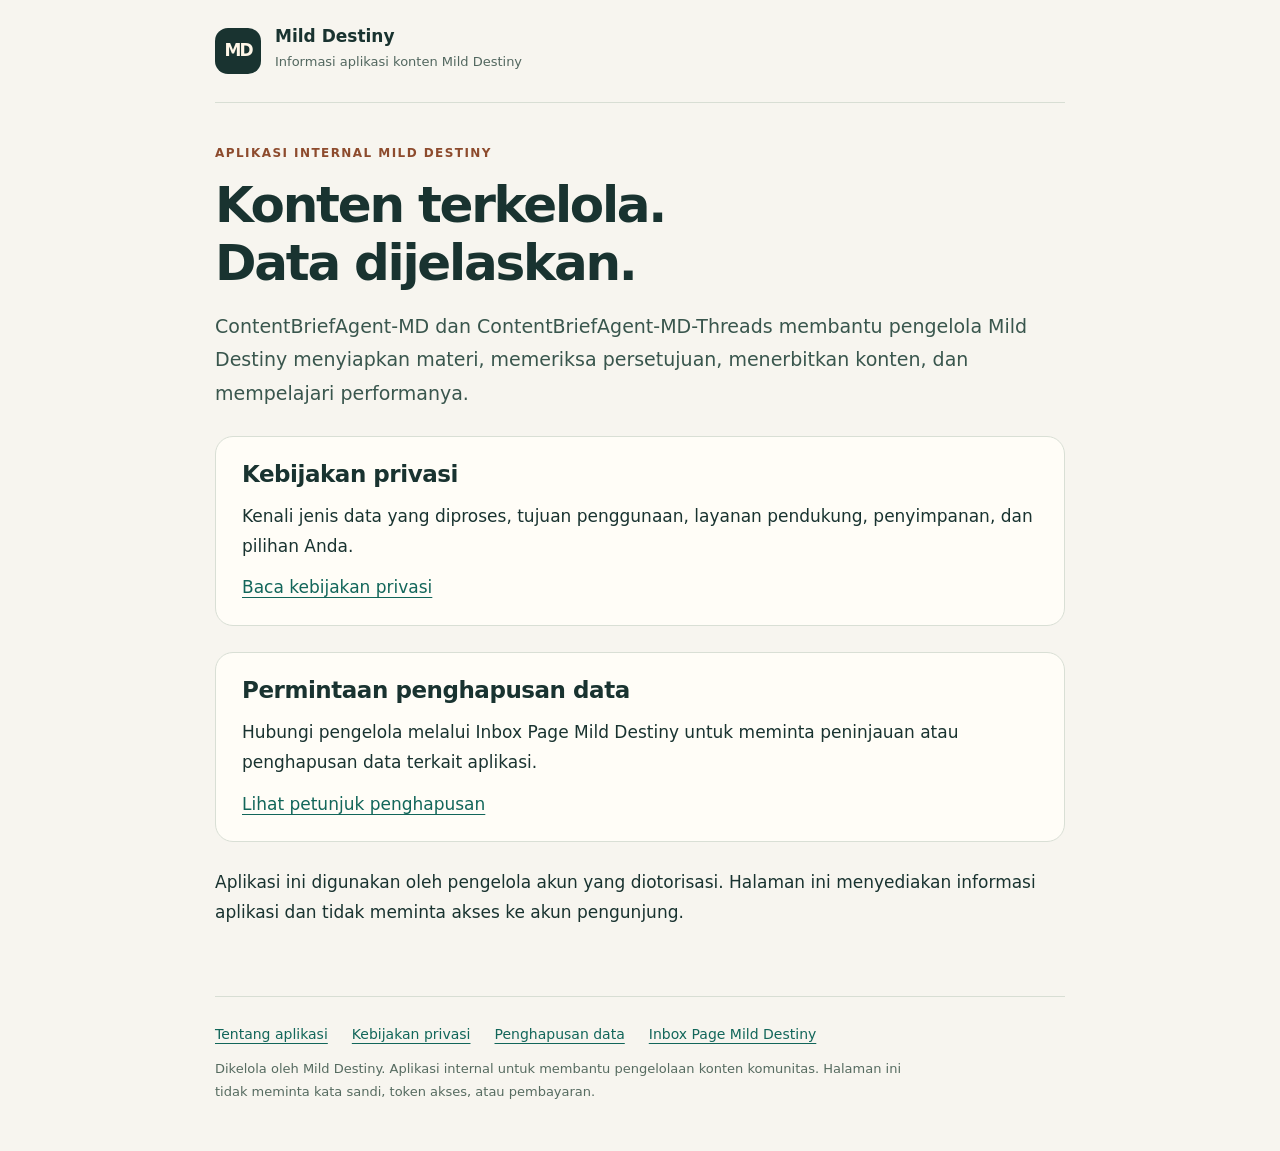
<file: index.html>
<!doctype html>
<html lang="id"><head><meta charset="utf-8"><meta name="viewport" content="width=device-width,initial-scale=1"><meta name="theme-color" content="#193330"><title>Informasi aplikasi | Mild Destiny</title><link rel="stylesheet" href="style.css"></head><body><header><a class="mark" href="index.html" aria-label="Beranda kebijakan Mild Destiny">MD</a><div><strong>Mild Destiny</strong><span>Informasi aplikasi konten Mild Destiny</span></div></header><main><p class="eyebrow">Aplikasi internal Mild Destiny</p><h1>Konten terkelola.<br>Data dijelaskan.</h1><p class="lead">ContentBriefAgent-MD dan ContentBriefAgent-MD-Threads membantu pengelola Mild Destiny menyiapkan materi, memeriksa persetujuan, menerbitkan konten, dan mempelajari performanya.</p><div class="card"><h2>Kebijakan privasi</h2><p>Kenali jenis data yang diproses, tujuan penggunaan, layanan pendukung, penyimpanan, dan pilihan Anda.</p><a href="privacy.html">Baca kebijakan privasi</a></div><div class="card"><h2>Permintaan penghapusan data</h2><p>Hubungi pengelola melalui Inbox Page Mild Destiny untuk meminta peninjauan atau penghapusan data terkait aplikasi.</p><a href="data-deletion.html">Lihat petunjuk penghapusan</a></div><p>Aplikasi ini digunakan oleh pengelola akun yang diotorisasi. Halaman ini menyediakan informasi aplikasi dan tidak meminta akses ke akun pengunjung.</p></main><footer><nav aria-label="Kebijakan aplikasi"><a href="index.html">Tentang aplikasi</a><a href="privacy.html">Kebijakan privasi</a><a href="data-deletion.html">Penghapusan data</a><a href="https://www.facebook.com/milddestinychannel" rel="noopener noreferrer">Inbox Page Mild Destiny</a></nav><p>Dikelola oleh Mild Destiny. Aplikasi internal untuk membantu pengelolaan konten komunitas. Halaman ini tidak meminta kata sandi, token akses, atau pembayaran.</p></footer></body></html>
</file>
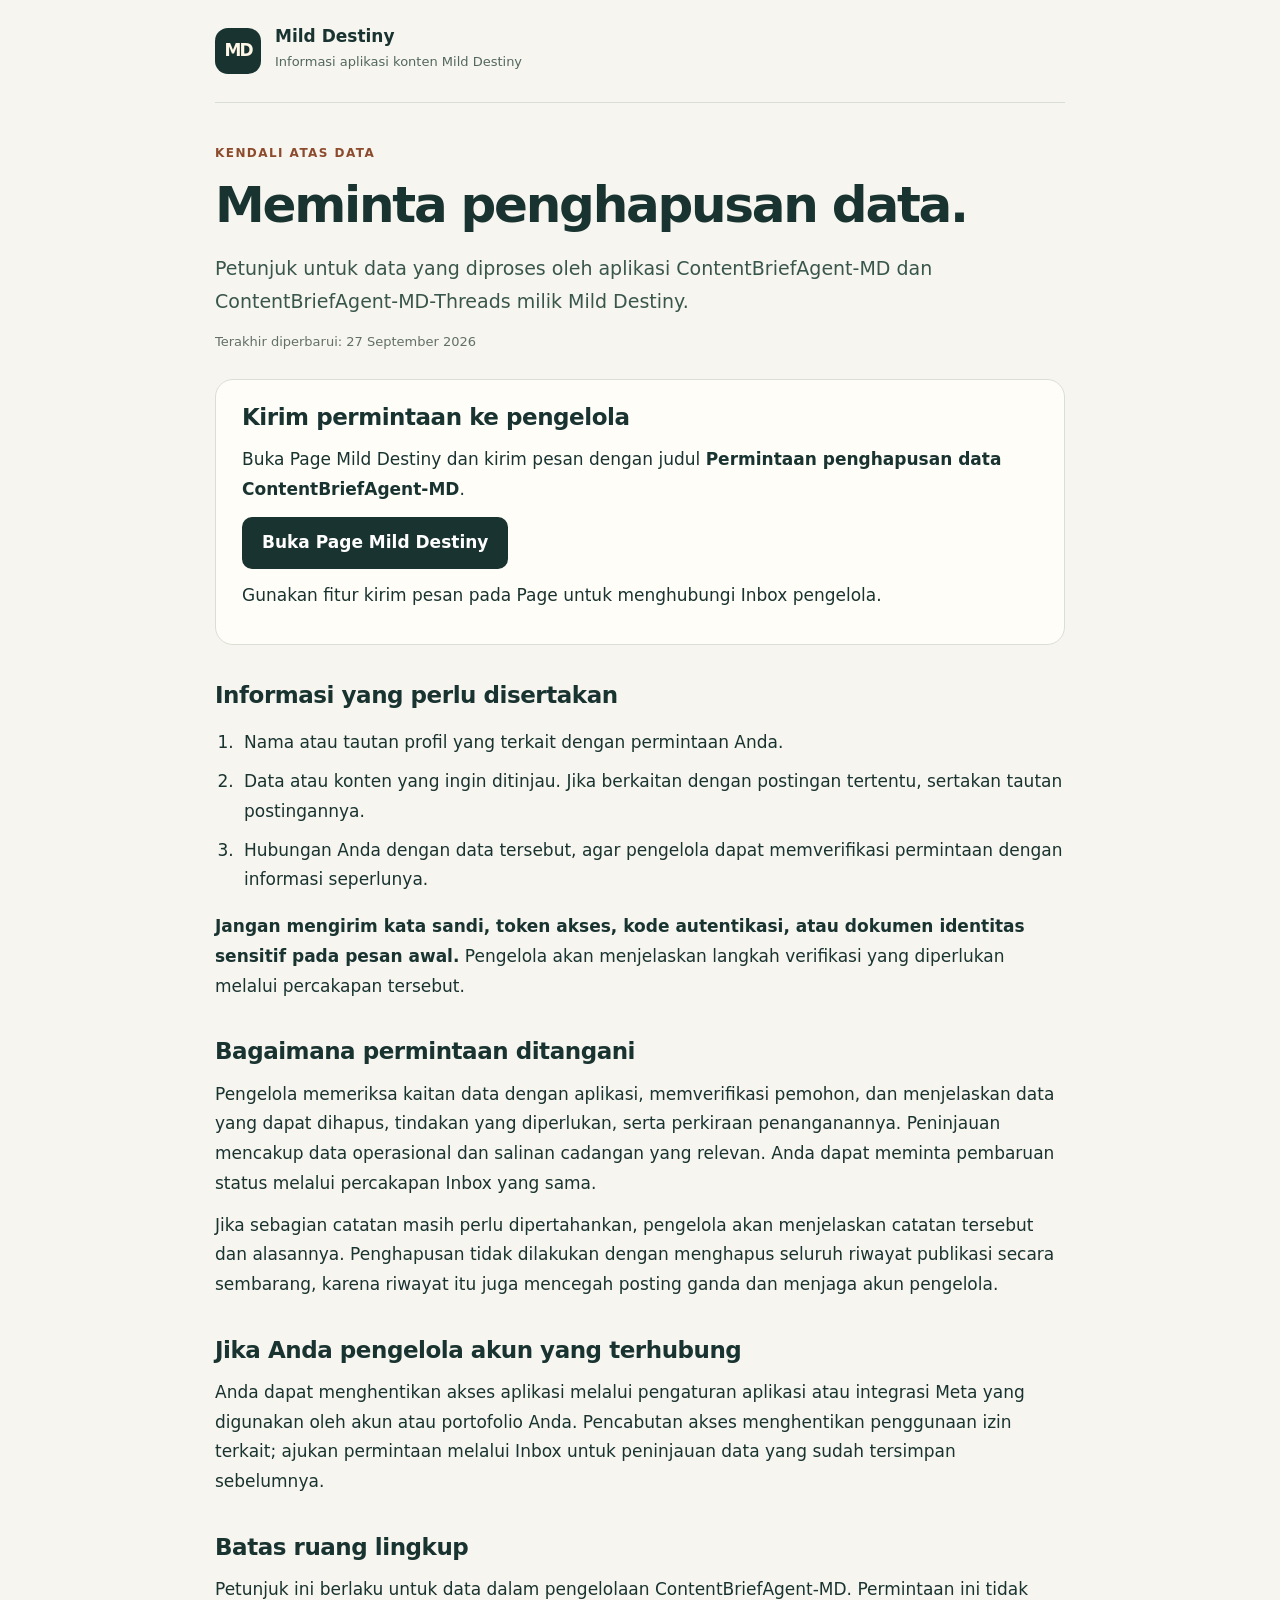
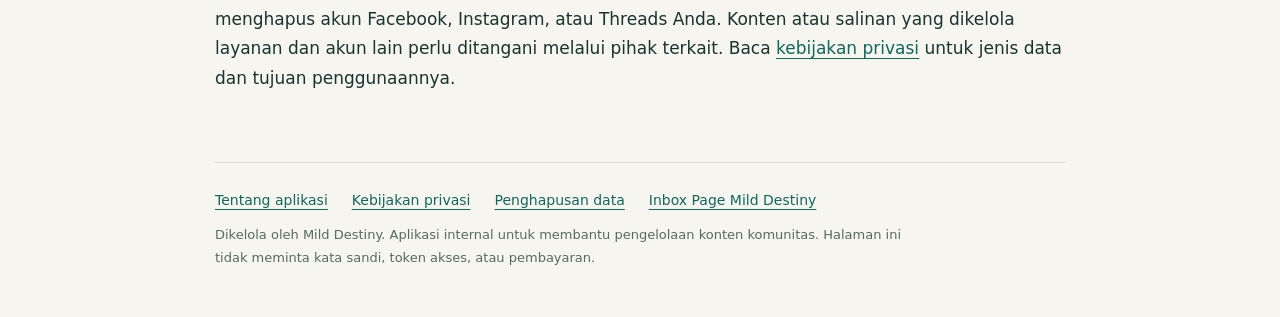
<file: data-deletion.html>
<!doctype html>
<html lang="id"><head><meta charset="utf-8"><meta name="viewport" content="width=device-width,initial-scale=1"><meta name="theme-color" content="#193330"><title>Penghapusan data | Mild Destiny</title><link rel="stylesheet" href="style.css"></head><body><header><a class="mark" href="index.html" aria-label="Beranda kebijakan Mild Destiny">MD</a><div><strong>Mild Destiny</strong><span>Informasi aplikasi konten Mild Destiny</span></div></header><main><p class="eyebrow">Kendali atas data</p><h1>Meminta penghapusan data.</h1><p class="lead">Petunjuk untuk data yang diproses oleh aplikasi ContentBriefAgent-MD dan ContentBriefAgent-MD-Threads milik Mild Destiny.</p><p class="date">Terakhir diperbarui: 27 September 2026</p>
<div class="card"><h2>Kirim permintaan ke pengelola</h2><p>Buka Page Mild Destiny dan kirim pesan dengan judul <strong>Permintaan penghapusan data ContentBriefAgent-MD</strong>.</p><a class="contact" href="https://www.facebook.com/milddestinychannel" rel="noopener noreferrer">Buka Page Mild Destiny</a><p>Gunakan fitur kirim pesan pada Page untuk menghubungi Inbox pengelola.</p></div>
<h2>Informasi yang perlu disertakan</h2><ol><li>Nama atau tautan profil yang terkait dengan permintaan Anda.</li><li>Data atau konten yang ingin ditinjau. Jika berkaitan dengan postingan tertentu, sertakan tautan postingannya.</li><li>Hubungan Anda dengan data tersebut, agar pengelola dapat memverifikasi permintaan dengan informasi seperlunya.</li></ol><p><strong>Jangan mengirim kata sandi, token akses, kode autentikasi, atau dokumen identitas sensitif pada pesan awal.</strong> Pengelola akan menjelaskan langkah verifikasi yang diperlukan melalui percakapan tersebut.</p>
<h2>Bagaimana permintaan ditangani</h2><p>Pengelola memeriksa kaitan data dengan aplikasi, memverifikasi pemohon, dan menjelaskan data yang dapat dihapus, tindakan yang diperlukan, serta perkiraan penanganannya. Peninjauan mencakup data operasional dan salinan cadangan yang relevan. Anda dapat meminta pembaruan status melalui percakapan Inbox yang sama.</p><p>Jika sebagian catatan masih perlu dipertahankan, pengelola akan menjelaskan catatan tersebut dan alasannya. Penghapusan tidak dilakukan dengan menghapus seluruh riwayat publikasi secara sembarang, karena riwayat itu juga mencegah posting ganda dan menjaga akun pengelola.</p>
<h2>Jika Anda pengelola akun yang terhubung</h2><p>Anda dapat menghentikan akses aplikasi melalui pengaturan aplikasi atau integrasi Meta yang digunakan oleh akun atau portofolio Anda. Pencabutan akses menghentikan penggunaan izin terkait; ajukan permintaan melalui Inbox untuk peninjauan data yang sudah tersimpan sebelumnya.</p>
<h2>Batas ruang lingkup</h2><p>Petunjuk ini berlaku untuk data dalam pengelolaan ContentBriefAgent-MD. Permintaan ini tidak menghapus akun Facebook, Instagram, atau Threads Anda. Konten atau salinan yang dikelola layanan dan akun lain perlu ditangani melalui pihak terkait. Baca <a href="privacy.html">kebijakan privasi</a> untuk jenis data dan tujuan penggunaannya.</p></main><footer><nav aria-label="Kebijakan aplikasi"><a href="index.html">Tentang aplikasi</a><a href="privacy.html">Kebijakan privasi</a><a href="data-deletion.html">Penghapusan data</a><a href="https://www.facebook.com/milddestinychannel" rel="noopener noreferrer">Inbox Page Mild Destiny</a></nav><p>Dikelola oleh Mild Destiny. Aplikasi internal untuk membantu pengelolaan konten komunitas. Halaman ini tidak meminta kata sandi, token akses, atau pembayaran.</p></footer></body></html>
</file>
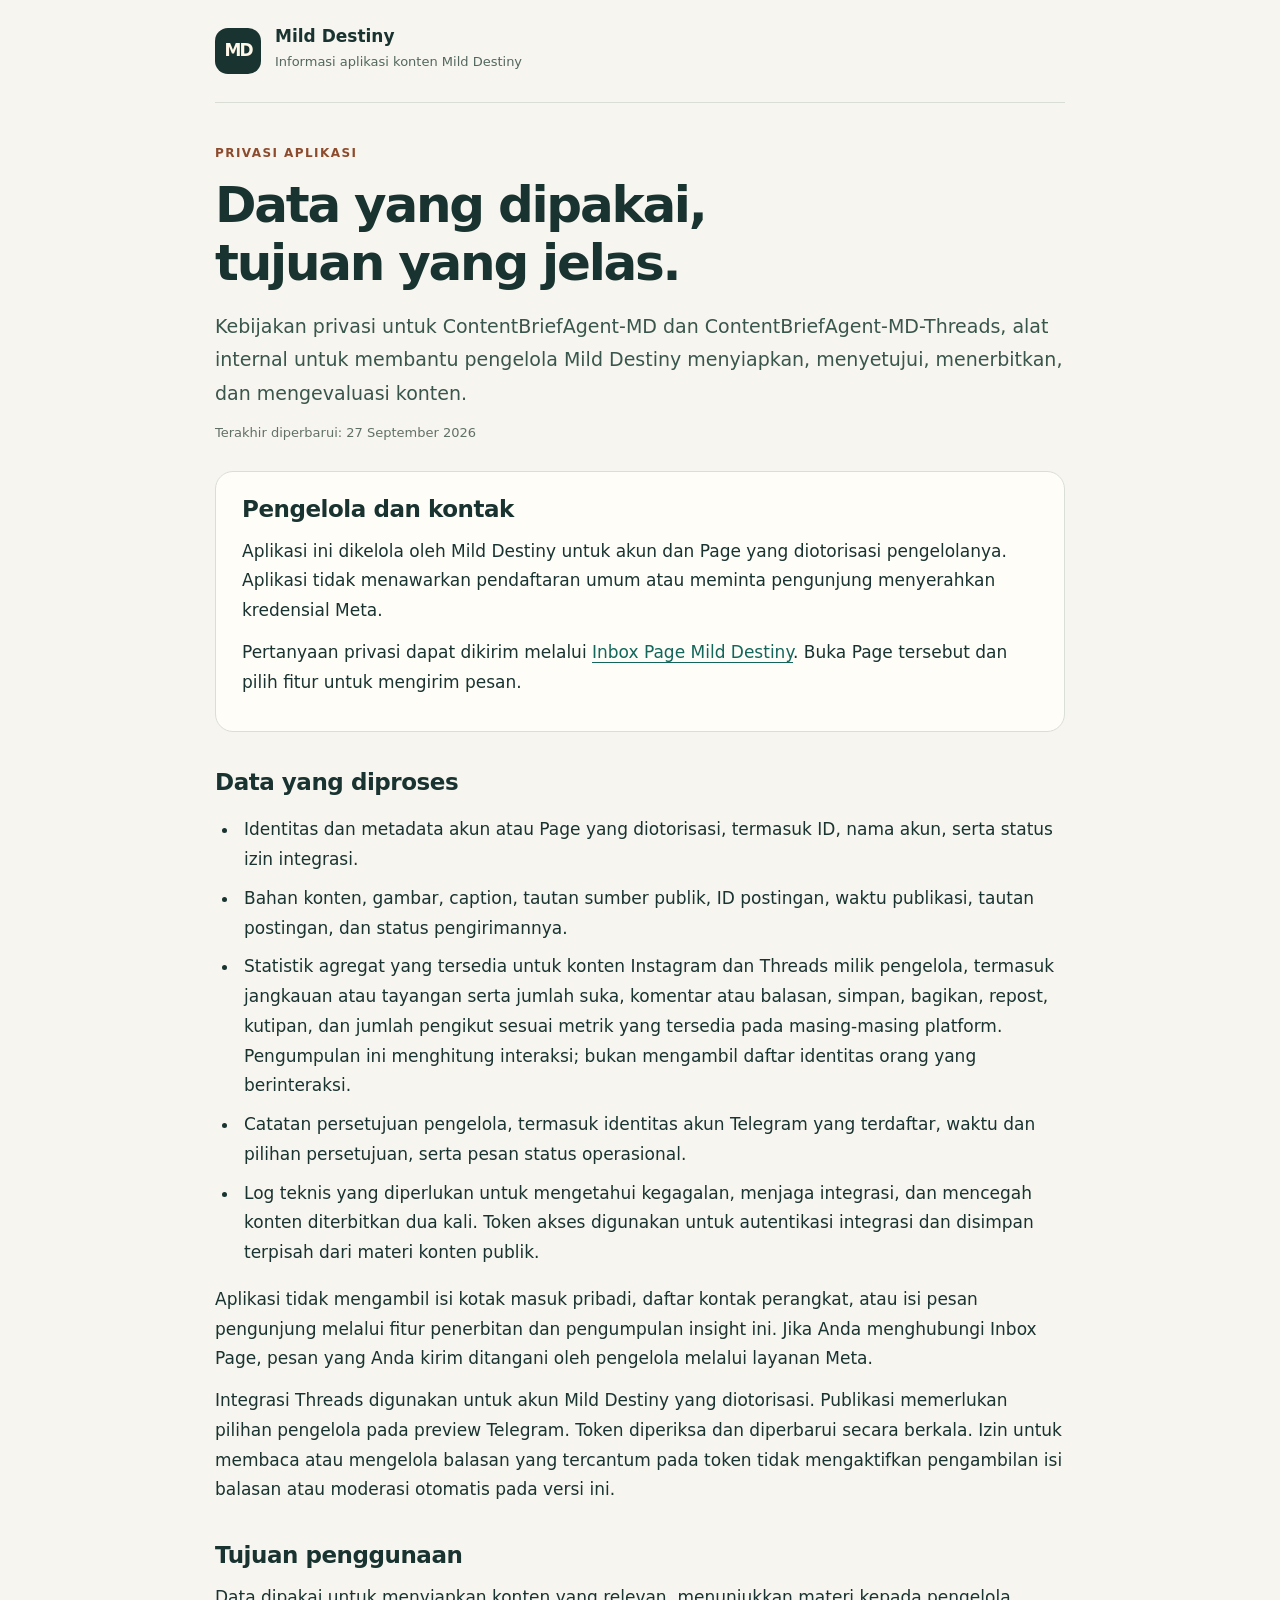
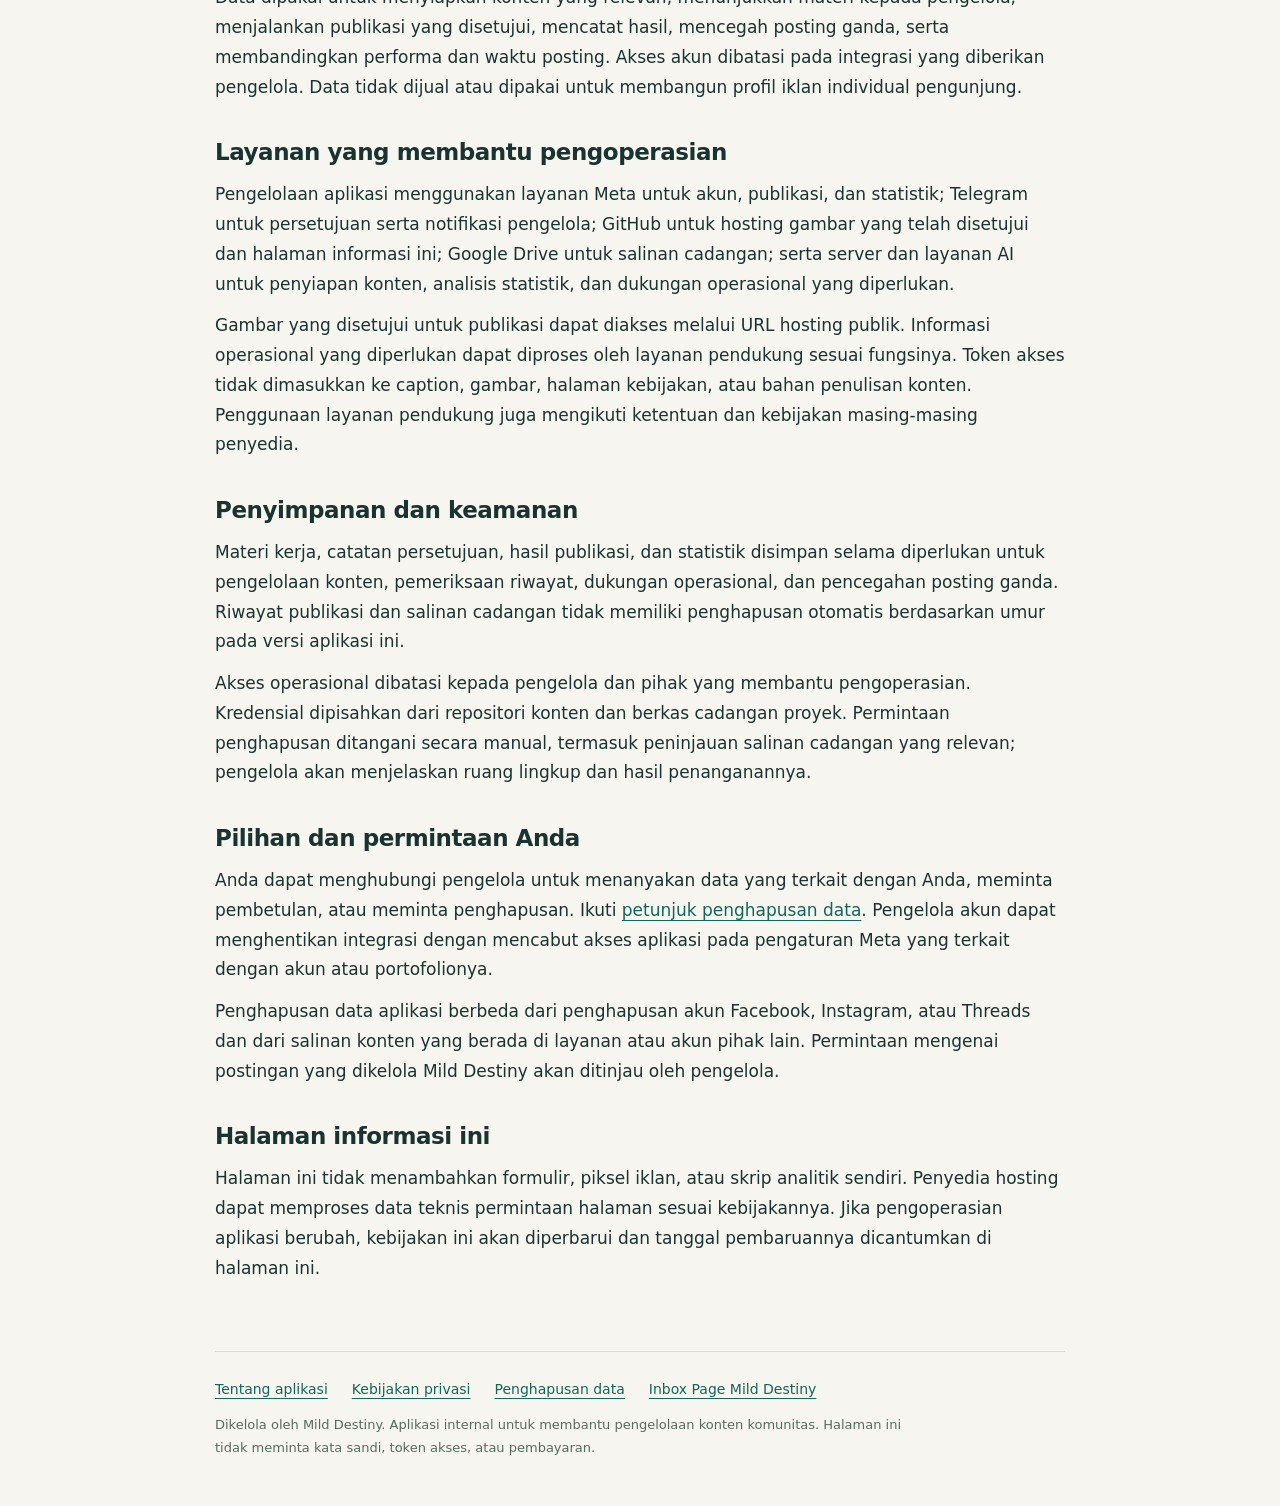
<file: privacy.html>
<!doctype html>
<html lang="id"><head><meta charset="utf-8"><meta name="viewport" content="width=device-width,initial-scale=1"><meta name="theme-color" content="#193330"><title>Kebijakan privasi | Mild Destiny</title><link rel="stylesheet" href="style.css"></head><body><header><a class="mark" href="index.html" aria-label="Beranda kebijakan Mild Destiny">MD</a><div><strong>Mild Destiny</strong><span>Informasi aplikasi konten Mild Destiny</span></div></header><main><p class="eyebrow">Privasi aplikasi</p><h1>Data yang dipakai,<br>tujuan yang jelas.</h1><p class="lead">Kebijakan privasi untuk ContentBriefAgent-MD dan ContentBriefAgent-MD-Threads, alat internal untuk membantu pengelola Mild Destiny menyiapkan, menyetujui, menerbitkan, dan mengevaluasi konten.</p><p class="date">Terakhir diperbarui: 27 September 2026</p>
<div class="card"><h2>Pengelola dan kontak</h2><p>Aplikasi ini dikelola oleh Mild Destiny untuk akun dan Page yang diotorisasi pengelolanya. Aplikasi tidak menawarkan pendaftaran umum atau meminta pengunjung menyerahkan kredensial Meta.</p><p>Pertanyaan privasi dapat dikirim melalui <a href="https://www.facebook.com/milddestinychannel">Inbox Page Mild Destiny</a>. Buka Page tersebut dan pilih fitur untuk mengirim pesan.</p></div>
<h2>Data yang diproses</h2><ul><li>Identitas dan metadata akun atau Page yang diotorisasi, termasuk ID, nama akun, serta status izin integrasi.</li><li>Bahan konten, gambar, caption, tautan sumber publik, ID postingan, waktu publikasi, tautan postingan, dan status pengirimannya.</li><li>Statistik agregat yang tersedia untuk konten Instagram dan Threads milik pengelola, termasuk jangkauan atau tayangan serta jumlah suka, komentar atau balasan, simpan, bagikan, repost, kutipan, dan jumlah pengikut sesuai metrik yang tersedia pada masing-masing platform. Pengumpulan ini menghitung interaksi; bukan mengambil daftar identitas orang yang berinteraksi.</li><li>Catatan persetujuan pengelola, termasuk identitas akun Telegram yang terdaftar, waktu dan pilihan persetujuan, serta pesan status operasional.</li><li>Log teknis yang diperlukan untuk mengetahui kegagalan, menjaga integrasi, dan mencegah konten diterbitkan dua kali. Token akses digunakan untuk autentikasi integrasi dan disimpan terpisah dari materi konten publik.</li></ul>
<p>Aplikasi tidak mengambil isi kotak masuk pribadi, daftar kontak perangkat, atau isi pesan pengunjung melalui fitur penerbitan dan pengumpulan insight ini. Jika Anda menghubungi Inbox Page, pesan yang Anda kirim ditangani oleh pengelola melalui layanan Meta.</p>
<p>Integrasi Threads digunakan untuk akun Mild Destiny yang diotorisasi. Publikasi memerlukan pilihan pengelola pada preview Telegram. Token diperiksa dan diperbarui secara berkala. Izin untuk membaca atau mengelola balasan yang tercantum pada token tidak mengaktifkan pengambilan isi balasan atau moderasi otomatis pada versi ini.</p>
<h2>Tujuan penggunaan</h2><p>Data dipakai untuk menyiapkan konten yang relevan, menunjukkan materi kepada pengelola, menjalankan publikasi yang disetujui, mencatat hasil, mencegah posting ganda, serta membandingkan performa dan waktu posting. Akses akun dibatasi pada integrasi yang diberikan pengelola. Data tidak dijual atau dipakai untuk membangun profil iklan individual pengunjung.</p>
<h2>Layanan yang membantu pengoperasian</h2><p>Pengelolaan aplikasi menggunakan layanan Meta untuk akun, publikasi, dan statistik; Telegram untuk persetujuan serta notifikasi pengelola; GitHub untuk hosting gambar yang telah disetujui dan halaman informasi ini; Google Drive untuk salinan cadangan; serta server dan layanan AI untuk penyiapan konten, analisis statistik, dan dukungan operasional yang diperlukan.</p><p>Gambar yang disetujui untuk publikasi dapat diakses melalui URL hosting publik. Informasi operasional yang diperlukan dapat diproses oleh layanan pendukung sesuai fungsinya. Token akses tidak dimasukkan ke caption, gambar, halaman kebijakan, atau bahan penulisan konten. Penggunaan layanan pendukung juga mengikuti ketentuan dan kebijakan masing-masing penyedia.</p>
<h2>Penyimpanan dan keamanan</h2><p>Materi kerja, catatan persetujuan, hasil publikasi, dan statistik disimpan selama diperlukan untuk pengelolaan konten, pemeriksaan riwayat, dukungan operasional, dan pencegahan posting ganda. Riwayat publikasi dan salinan cadangan tidak memiliki penghapusan otomatis berdasarkan umur pada versi aplikasi ini.</p><p>Akses operasional dibatasi kepada pengelola dan pihak yang membantu pengoperasian. Kredensial dipisahkan dari repositori konten dan berkas cadangan proyek. Permintaan penghapusan ditangani secara manual, termasuk peninjauan salinan cadangan yang relevan; pengelola akan menjelaskan ruang lingkup dan hasil penanganannya.</p>
<h2>Pilihan dan permintaan Anda</h2><p>Anda dapat menghubungi pengelola untuk menanyakan data yang terkait dengan Anda, meminta pembetulan, atau meminta penghapusan. Ikuti <a href="data-deletion.html">petunjuk penghapusan data</a>. Pengelola akun dapat menghentikan integrasi dengan mencabut akses aplikasi pada pengaturan Meta yang terkait dengan akun atau portofolionya.</p><p>Penghapusan data aplikasi berbeda dari penghapusan akun Facebook, Instagram, atau Threads dan dari salinan konten yang berada di layanan atau akun pihak lain. Permintaan mengenai postingan yang dikelola Mild Destiny akan ditinjau oleh pengelola.</p>
<h2>Halaman informasi ini</h2><p>Halaman ini tidak menambahkan formulir, piksel iklan, atau skrip analitik sendiri. Penyedia hosting dapat memproses data teknis permintaan halaman sesuai kebijakannya. Jika pengoperasian aplikasi berubah, kebijakan ini akan diperbarui dan tanggal pembaruannya dicantumkan di halaman ini.</p></main><footer><nav aria-label="Kebijakan aplikasi"><a href="index.html">Tentang aplikasi</a><a href="privacy.html">Kebijakan privasi</a><a href="data-deletion.html">Penghapusan data</a><a href="https://www.facebook.com/milddestinychannel" rel="noopener noreferrer">Inbox Page Mild Destiny</a></nav><p>Dikelola oleh Mild Destiny. Aplikasi internal untuk membantu pengelolaan konten komunitas. Halaman ini tidak meminta kata sandi, token akses, atau pembayaran.</p></footer></body></html>
</file>
<file: style.css>
*{box-sizing:border-box}html{scroll-behavior:smooth}body{margin:0;background:#f7f5ef;color:#193330;font:17px/1.75 system-ui,-apple-system,Segoe UI,sans-serif}a{color:#12665a;text-underline-offset:4px}a:focus-visible{outline:3px solid #bc622e;outline-offset:4px}header,main,footer{width:min(850px,calc(100% - 40px));margin:auto}header{display:flex;align-items:center;gap:14px;padding:26px 0;border-bottom:1px solid #d8ded4}.mark{display:grid;place-items:center;width:46px;height:46px;background:#193330;color:#fff7e8;border-radius:13px;font-weight:800;letter-spacing:-2px;text-decoration:none}header strong{display:block;line-height:1.2}header span{font-size:13px;color:#52675f}.eyebrow{font-size:12px;font-weight:750;letter-spacing:.12em;text-transform:uppercase;color:#8d4b2d;margin-top:40px}h1{font-size:clamp(32px,6vw,50px);line-height:1.16;letter-spacing:-.045em;margin:12px 0 18px;max-width:760px}h2{font-size:23px;line-height:1.35;letter-spacing:-.02em;margin:35px 0 12px}p{margin:12px 0}li{padding-left:5px;margin:9px 0}ul,ol{padding-left:24px}.lead{font-size:19px;color:#39564d}.date{font-size:13px;color:#617067}.card{background:#fffdf7;border:1px solid #d9dfd5;border-radius:18px;padding:22px 26px;margin:26px 0}.card h2{margin-top:0}nav{display:flex;gap:14px 24px;flex-wrap:wrap;font-size:14px}.contact{display:inline-block;background:#193330;color:white;padding:11px 20px;border-radius:10px;text-decoration:none;font-weight:650}footer{border-top:1px solid #d8ded4;margin-top:52px;padding:25px 0 35px;font-size:13px;color:#566b60}footer p{max-width:700px}main{padding-bottom:4px}@media(max-width:520px){header,main,footer{width:calc(100% - 32px)}body{font-size:16px}.card{padding:19px}.eyebrow{margin-top:28px}h2{font-size:21px}.lead{font-size:18px}}
</file>
